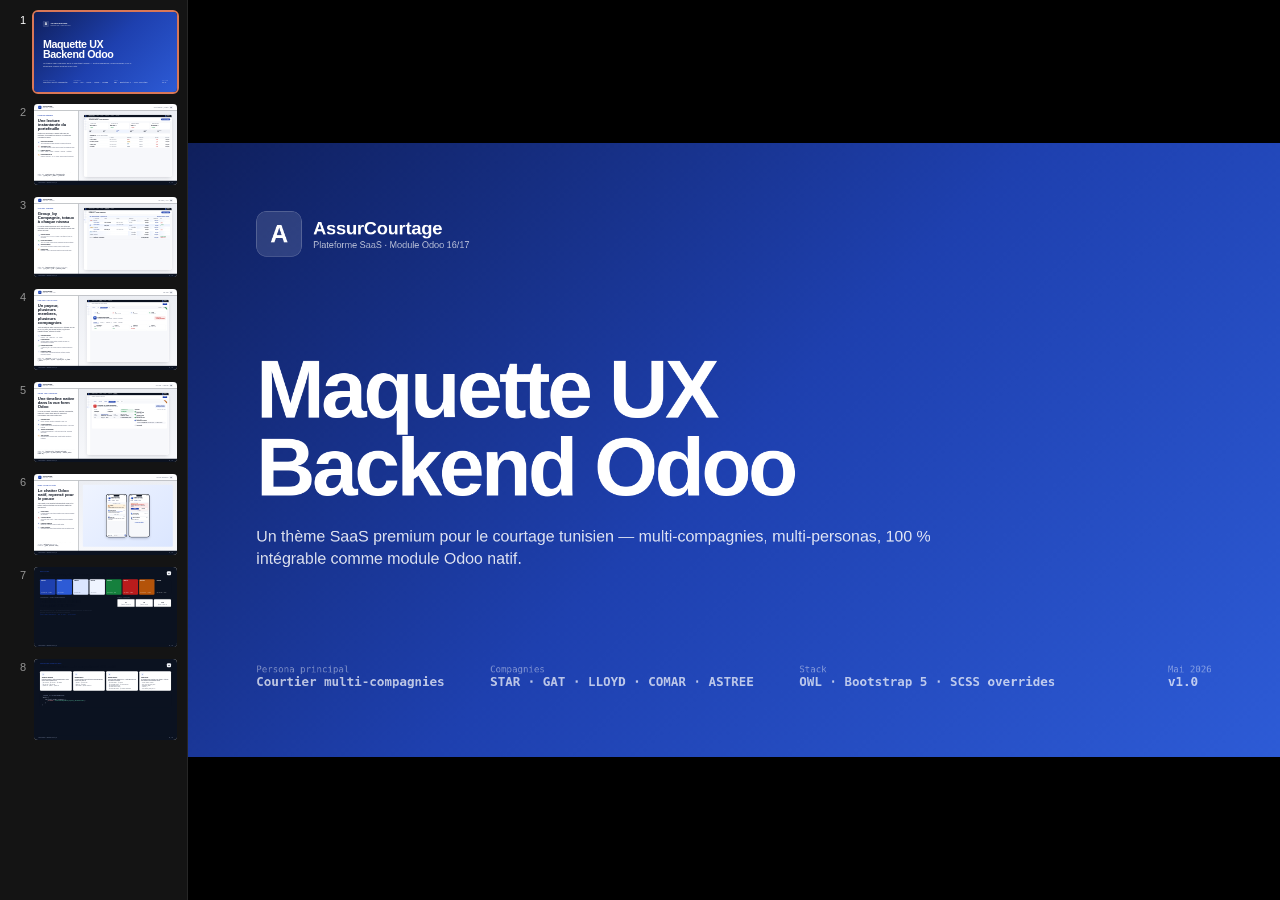
<file: insurance_broker/deck.html>
<!doctype html>
<html lang="fr">
<head>
<meta charset="utf-8" />
<title>AssurCourtage — Deck</title>
<meta name="viewport" content="width=device-width,initial-scale=1" />

<style>
  :root {
    --ac-blue-50:  #EFF4FF; --ac-blue-100: #DBE6FF; --ac-blue-200: #B6CCFF;
    --ac-blue-500: #2D5BD6; --ac-blue-600: #1E40AF; --ac-blue-700: #1A3691; --ac-blue-900: #0F1F5C;
    --ac-ink-900: #0B1220; --ac-ink-700: #2A3245; --ac-ink-500: #5A6276;
    --ac-ink-300: #A4ABBC; --ac-ink-100: #E5E8EF; --ac-ink-50: #F0F2F7;
    --ac-paper: #F7F8FB; --ac-white: #FFFFFF;
    --ac-success: #15803D; --ac-success-bg: #E6F4EC;
    --ac-danger: #B91C1C; --ac-danger-bg: #FCEAEA;
    --ac-warning: #B45309; --ac-warning-bg: #FEF1DC;
    --font-sans: 'Inter', -apple-system, 'Segoe UI', Roboto, sans-serif;
    --font-mono: 'JetBrains Mono', 'SFMono-Regular', Consolas, monospace;
  }
  html, body { margin: 0; padding: 0; background: #0B1220; font-family: var(--font-sans); color: var(--ac-ink-900); }
  * { box-sizing: border-box; -webkit-print-color-adjust: exact !important; print-color-adjust: exact !important; }

  /* Slide canvas — 1920 × 1080 */
  deck-stage > section {
    width: 1920px; height: 1080px;
    background: var(--ac-paper);
    position: relative; overflow: hidden;
    font-family: var(--font-sans);
    color: var(--ac-ink-900);
  }

  /* ── Header / Footer ── */
  .slide_header {
    position: absolute; top: 0; left: 0; right: 0; height: 88px;
    display: flex; align-items: center; padding: 0 56px;
    background: var(--ac-white);
    border-bottom: 1px solid var(--ac-ink-100);
    gap: 16px; z-index: 10;
  }
  .slide_header .brand {
    width: 44px; height: 44px; border-radius: 10px;
    background: linear-gradient(135deg, var(--ac-blue-500), var(--ac-blue-700));
    color: #fff; display: grid; place-items: center;
    font-weight: 800; font-size: 22px; letter-spacing: -.02em;
  }
  .slide_header .brand_text { font-weight: 600; font-size: 18px; }
  .slide_header .brand_text .s { display: block; font-size: 11px; color: var(--ac-ink-500); font-weight: 500; font-family: var(--font-mono); }
  .slide_header .spacer { flex: 1; }
  .slide_header .section_label { font-size: 14px; color: var(--ac-ink-500); font-family: var(--font-mono); letter-spacing: .04em; text-transform: uppercase; }
  .slide_header .slide_num {
    width: 44px; height: 44px; border-radius: 10px;
    background: var(--ac-ink-50); display: grid; place-items: center;
    font-weight: 700; font-size: 16px; font-variant-numeric: tabular-nums;
  }
  .slide_footer {
    position: absolute; bottom: 0; left: 0; right: 0; height: 48px;
    display: flex; align-items: center; padding: 0 56px;
    background: var(--ac-ink-900); color: #94A1BF;
    font-size: 12px; font-family: var(--font-mono);
    justify-content: space-between; z-index: 10;
  }

  /* ── Two-column body ── */
  .slide_body {
    position: absolute; top: 88px; bottom: 48px; left: 0; right: 0;
    display: grid; grid-template-columns: 600px 1fr;
  }
  .commentary {
    padding: 60px 52px; display: flex; flex-direction: column; gap: 24px;
    border-right: 1px solid var(--ac-ink-100); background: var(--ac-white);
  }
  .commentary .eyebrow {
    font-size: 13px; text-transform: uppercase; letter-spacing: .1em;
    font-weight: 700; color: var(--ac-blue-600);
  }
  .commentary h1 {
    margin: 0; font-size: 56px; font-weight: 700; letter-spacing: -.02em; line-height: 1.05;
  }
  .commentary .lede {
    font-size: 18px; color: var(--ac-ink-700); line-height: 1.5;
  }
  .commentary .bullets { display: flex; flex-direction: column; gap: 14px; margin-top: 8px; }
  .commentary .bullets .b {
    display: grid; grid-template-columns: 28px 1fr; gap: 12px; align-items: start;
  }
  .commentary .bullets .b .ico {
    width: 28px; height: 28px; border-radius: 8px;
    background: var(--ac-blue-50); color: var(--ac-blue-700);
    display: grid; place-items: center; font-weight: 700; font-size: 14px;
  }
  .commentary .bullets .b .ico.success { background: var(--ac-success-bg); color: var(--ac-success); }
  .commentary .bullets .b .ico.danger  { background: var(--ac-danger-bg);  color: var(--ac-danger); }
  .commentary .bullets .b .ico.warning { background: var(--ac-warning-bg); color: var(--ac-warning); }
  .commentary .bullets .b .txt {
    font-size: 15px; color: var(--ac-ink-900); line-height: 1.45;
  }
  .commentary .bullets .b .txt strong { font-weight: 600; }
  .commentary .bullets .b .txt .sub { display: block; font-size: 13px; color: var(--ac-ink-500); margin-top: 2px; }
  .commentary .meta {
    margin-top: auto; padding-top: 16px;
    border-top: 1px dashed var(--ac-ink-100);
    font-family: var(--font-mono); font-size: 12px; color: var(--ac-ink-500);
    display: flex; flex-direction: column; gap: 4px;
  }
  .commentary .meta b { color: var(--ac-ink-700); font-weight: 600; }

  /* ── Right-side stage with stylized preview ── */
  .stage {
    position: relative; overflow: hidden;
    background: linear-gradient(180deg, #ECEEF3, #F7F8FB);
    padding: 56px;
    display: flex; align-items: center; justify-content: center;
  }
  .stage::before {
    content: ''; position: absolute; inset: 0;
    background-image:
      linear-gradient(rgba(11,18,32,.025) 1px, transparent 1px),
      linear-gradient(90deg, rgba(11,18,32,.025) 1px, transparent 1px);
    background-size: 24px 24px; pointer-events: none;
  }
  .preview {
    width: 100%; height: 100%;
    max-width: 1180px; max-height: 880px;
    background: var(--ac-white);
    border-radius: 18px;
    box-shadow: 0 28px 56px -16px rgba(11,18,32,.18), 0 8px 16px -8px rgba(11,18,32,.08);
    position: relative; overflow: hidden;
    display: flex; flex-direction: column;
  }

  /* Mini-chrome shared across previews */
  .mini_nav {
    height: 36px; background: var(--ac-ink-900); display: flex; align-items: center;
    padding: 0 16px; gap: 10px; color: #fff; font-size: 12px; flex: 0 0 36px;
  }
  .mini_nav .b {
    width: 18px; height: 18px; border-radius: 5px;
    background: linear-gradient(135deg, var(--ac-blue-500), var(--ac-blue-700));
    display: grid; place-items: center; font-weight: 800; font-size: 10px;
  }
  .mini_nav .links { display: flex; gap: 4px; flex: 1; margin-left: 10px; }
  .mini_nav .links span { padding: 4px 10px; font-size: 11px; color: rgba(255,255,255,.7); border-radius: 4px; }
  .mini_nav .links span.active { background: rgba(255,255,255,.1); color: #fff; }
  .mini_nav .av {
    background: rgba(255,255,255,.08); padding: 3px 8px 3px 3px; border-radius: 999px;
    display: flex; gap: 6px; align-items: center; font-size: 11px;
  }
  .mini_nav .av .a {
    width: 18px; height: 18px; border-radius: 50%; background: var(--ac-blue-500);
    display: grid; place-items: center; font-size: 9px; font-weight: 600;
  }
  .mini_body { flex: 1; display: flex; min-height: 0; }
  .mini_side {
    width: 44px; background: var(--ac-white); border-right: 1px solid var(--ac-ink-100);
    display: flex; flex-direction: column; gap: 6px; padding: 8px 0; flex: 0 0 44px;
  }
  .mini_side .i {
    width: 28px; height: 28px; margin: 0 8px; border-radius: 6px;
    background: var(--ac-ink-50);
  }
  .mini_side .i.on { background: var(--ac-blue-50); position: relative; }
  .mini_side .i.on::before {
    content: ''; position: absolute; left: -8px; top: 4px; bottom: 4px;
    width: 3px; background: var(--ac-blue-600); border-radius: 0 2px 2px 0;
  }
  .mini_main { flex: 1; padding: 18px 22px; overflow: hidden; background: var(--ac-paper); }
  .mini_cp {
    background: var(--ac-white); margin: -18px -22px 18px; padding: 12px 22px;
    border-bottom: 1px solid var(--ac-ink-100);
    display: flex; justify-content: space-between; align-items: center;
  }
  .mini_cp .bc { font-size: 11px; color: var(--ac-ink-500); }
  .mini_cp .bc strong { color: var(--ac-ink-900); display: block; font-size: 14px; font-weight: 600; margin-top: 2px; }
  .mini_cp .pill {
    background: var(--ac-blue-600); color: #fff; padding: 5px 11px;
    border-radius: 6px; font-size: 11px; font-weight: 500;
  }

  /* KPI tile preview */
  .kpi_row { display: grid; grid-template-columns: repeat(4, 1fr); gap: 10px; margin-bottom: 14px; }
  .mini_kpi {
    background: var(--ac-white); border-radius: 12px;
    padding: 12px; box-shadow: 0 2px 6px rgba(11,18,32,.04);
  }
  .mini_kpi .lbl {
    font-size: 9px; text-transform: uppercase; letter-spacing: .06em; font-weight: 700;
    color: var(--ac-ink-500); display: flex; align-items: center; gap: 5px;
  }
  .mini_kpi .lbl .d { width: 5px; height: 5px; border-radius: 50%; background: var(--ac-blue-600); }
  .mini_kpi.success .lbl .d { background: var(--ac-success); }
  .mini_kpi.danger .lbl .d  { background: var(--ac-danger); }
  .mini_kpi.warning .lbl .d { background: var(--ac-warning); }
  .mini_kpi .v {
    font-size: 22px; font-weight: 700; letter-spacing: -.02em; margin-top: 4px;
    font-variant-numeric: tabular-nums;
  }
  .mini_kpi .v .u { font-size: 11px; font-weight: 500; color: var(--ac-ink-500); }
  .mini_kpi .dl {
    display: inline-block; font-size: 10px; font-weight: 700;
    padding: 1px 5px; border-radius: 3px; margin-top: 4px;
  }
  .mini_kpi .dl.up   { color: var(--ac-success); background: var(--ac-success-bg); }
  .mini_kpi .dl.down { color: var(--ac-danger);  background: var(--ac-danger-bg); }

  /* Pipeline */
  .mini_pipe { display: flex; height: 38px; margin: 0 0 14px; }
  .mini_pipe .s {
    flex: 1; background: var(--ac-ink-50); border-right: 2px solid var(--ac-paper);
    padding: 5px 8px; font-size: 10px;
    color: var(--ac-ink-500);
  }
  .mini_pipe .s strong { display: block; color: var(--ac-ink-900); font-size: 14px; font-weight: 700; margin-top: 1px; font-variant-numeric: tabular-nums; }
  .mini_pipe .s:first-child { border-radius: 4px 0 0 4px; }
  .mini_pipe .s:last-child { border-radius: 0 4px 4px 0; border-right: none; }
  .mini_pipe .s.active { background: var(--ac-blue-50); color: var(--ac-blue-700); }
  .mini_pipe .s.active strong { color: var(--ac-blue-700); }

  /* Mini table */
  .mini_t {
    background: var(--ac-white); border-radius: 12px; overflow: hidden;
    box-shadow: 0 2px 6px rgba(11,18,32,.04);
  }
  .mini_t .head {
    display: flex; justify-content: space-between; align-items: center;
    padding: 10px 14px; border-bottom: 1px solid var(--ac-ink-100);
    font-size: 13px; font-weight: 600;
  }
  .mini_t .head .sub { font-size: 11px; color: var(--ac-ink-500); font-weight: 500; margin-left: 6px; }
  .mini_t table { width: 100%; border-collapse: collapse; font-size: 11px; font-variant-numeric: tabular-nums; }
  .mini_t th {
    background: var(--ac-paper); text-align: left; padding: 7px 14px;
    font-size: 9px; text-transform: uppercase; letter-spacing: .05em; font-weight: 700;
    color: var(--ac-ink-500); border-bottom: 1px solid var(--ac-ink-100);
  }
  .mini_t td {
    padding: 8px 14px; border-bottom: 1px solid var(--ac-ink-100);
  }
  .mini_t tr:last-child td { border-bottom: none; }
  .mini_t td.r { text-align: right; font-weight: 600; }
  .mini_t .cie {
    display: inline-block; padding: 2px 6px; border-radius: 3px;
    font-size: 9px; font-weight: 700;
  }
  .mini_t .cie.star  { background: #FCEAEC; color: #8B0E22; }
  .mini_t .cie.comar { background: #FEF3D6; color: #92560A; }
  .mini_t .cie.gat   { background: #E3F0FA; color: #034F87; }
  .mini_t .cie.lloyd { background: #EDEFF3; color: #1F2937; }
  .mini_t .bdg {
    display: inline-flex; gap: 4px; align-items: center;
    padding: 2px 7px; border-radius: 999px; font-size: 9px; font-weight: 700;
  }
  .mini_t .bdg .d { width: 5px; height: 5px; border-radius: 50%; }
  .mini_t .bdg.paid   { color: var(--ac-success); background: var(--ac-success-bg); }
  .mini_t .bdg.unpaid { color: var(--ac-danger);  background: var(--ac-danger-bg); }
  .mini_t .bdg.pending{ color: var(--ac-warning); background: var(--ac-warning-bg); }
  .mini_t .bdg.paid .d   { background: var(--ac-success); }
  .mini_t .bdg.unpaid .d { background: var(--ac-danger); }
  .mini_t .bdg.pending .d{ background: var(--ac-warning); }

  /* Quittances: group rows + totals */
  .mini_t tr.grp td {
    background: linear-gradient(to right, var(--ac-blue-50), transparent 60%);
    font-weight: 700;
  }
  .mini_t tfoot td {
    background: var(--ac-paper); border-top: 2px solid var(--ac-ink-100);
    padding: 11px 14px; font-weight: 700;
  }
  .mini_t tfoot .lbl-x { color: var(--ac-ink-500); font-weight: 600; font-size: 9px; text-transform: uppercase; letter-spacing: .05em; margin-right: 8px; }

  /* Form preview */
  .mini_statusbar {
    background: var(--ac-paper); padding: 10px 16px; display: flex; justify-content: space-between;
    border-bottom: 1px solid var(--ac-ink-100); margin: -18px -22px 0;
  }
  .mini_statusbar .stages { display: flex; }
  .mini_statusbar .st {
    position: relative; padding: 4px 14px 4px 18px;
    font-size: 10px; font-weight: 500;
    background: var(--ac-white); color: var(--ac-ink-500);
    border-top: 1px solid var(--ac-ink-100); border-bottom: 1px solid var(--ac-ink-100);
  }
  .mini_statusbar .st:first-child { border-left: 1px solid var(--ac-ink-100); border-radius: 4px 0 0 4px; padding-left: 10px; }
  .mini_statusbar .st:last-child { border-right: 1px solid var(--ac-ink-100); border-radius: 0 4px 4px 0; padding-right: 10px; }
  .mini_statusbar .st::after {
    content: ''; position: absolute; right: -6px; top: 50%;
    width: 10px; height: 10px; transform: translateY(-50%) rotate(45deg);
    background: var(--ac-white); border-top: 1px solid var(--ac-ink-100); border-right: 1px solid var(--ac-ink-100);
    z-index: 1;
  }
  .mini_statusbar .st:last-child::after { display: none; }
  .mini_statusbar .st.done { color: var(--ac-blue-700); }
  .mini_statusbar .st.on { background: var(--ac-blue-600); color: #fff; border-color: var(--ac-blue-600); }
  .mini_statusbar .st.on::after { background: var(--ac-blue-600); border-color: var(--ac-blue-600); }
  .mini_statusbar .ribbon {
    position: absolute; right: -14px; top: 4px;
    background: var(--ac-success); color: #fff; font-size: 9px; font-weight: 700;
    padding: 2px 20px; transform: rotate(45deg); letter-spacing: .06em;
  }

  .mini_smarts {
    display: grid; grid-template-columns: repeat(4, 1fr); gap: 8px;
    padding: 18px 0;
  }
  .mini_smart {
    background: var(--ac-white); border: 1px solid var(--ac-ink-100);
    border-radius: 10px; padding: 8px 10px;
    display: flex; gap: 8px; align-items: center;
  }
  .mini_smart .icn {
    width: 26px; height: 26px; border-radius: 6px;
    background: var(--ac-blue-50); color: var(--ac-blue-700);
    display: grid; place-items: center; font-size: 12px; font-weight: 700;
  }
  .mini_smart.danger .icn { background: var(--ac-danger-bg); color: var(--ac-danger); }
  .mini_smart.success .icn { background: var(--ac-success-bg); color: var(--ac-success); }
  .mini_smart .v { font-size: 14px; font-weight: 700; line-height: 1; }
  .mini_smart .l { font-size: 9px; color: var(--ac-ink-500); margin-top: 2px; }

  .mini_form_title {
    display: flex; align-items: flex-start; gap: 14px;
    padding-top: 4px;
  }
  .mini_form_title .av {
    width: 44px; height: 44px; border-radius: 11px;
    background: linear-gradient(135deg, var(--ac-blue-500), var(--ac-blue-700));
    color: #fff; display: grid; place-items: center;
    font-weight: 800; font-size: 14px;
  }
  .mini_form_title .ttl { flex: 1; }
  .mini_form_title .ttl h2 { margin: 0; font-size: 18px; font-weight: 700; letter-spacing: -.01em; }
  .mini_form_title .ttl .s { font-size: 11px; color: var(--ac-ink-500); margin-top: 2px; }
  .mini_form_title .bal {
    background: var(--ac-danger-bg); border: 1px solid #F3C7C7; padding: 8px 14px;
    border-radius: 10px;
  }
  .mini_form_title .bal .l { font-size: 9px; text-transform: uppercase; letter-spacing: .06em; font-weight: 700; color: var(--ac-danger); }
  .mini_form_title .bal .v { font-size: 17px; font-weight: 700; color: var(--ac-danger); font-variant-numeric: tabular-nums; letter-spacing: -.01em; }

  .mini_notebook {
    display: flex; gap: 14px; padding: 12px 0 0;
    border-top: 1px solid var(--ac-ink-100); margin-top: 14px;
  }
  .mini_notebook .tab { font-size: 11px; color: var(--ac-ink-500); padding: 6px 4px; font-weight: 500; }
  .mini_notebook .tab.on { color: var(--ac-blue-700); border-bottom: 2px solid var(--ac-blue-600); padding-bottom: 4px; font-weight: 600; }
  .mini_members { display: grid; grid-template-columns: repeat(4, 1fr); gap: 8px; margin-top: 12px; }
  .mini_member {
    background: var(--ac-white); border: 1px solid var(--ac-ink-100);
    border-radius: 8px; padding: 10px;
  }
  .mini_member .top { display: flex; gap: 8px; align-items: center; margin-bottom: 6px; }
  .mini_member .av {
    width: 24px; height: 24px; border-radius: 50%;
    background: var(--ac-ink-50); color: var(--ac-ink-700);
    display: grid; place-items: center; font-size: 9px; font-weight: 700;
  }
  .mini_member .nm { font-weight: 600; font-size: 11px; }
  .mini_member .rl { font-size: 9px; color: var(--ac-ink-500); }
  .mini_member .bdg {
    display: inline-block; padding: 1px 6px; border-radius: 999px;
    font-size: 8px; font-weight: 700; margin-top: 4px;
  }
  .mini_member .bdg.paid   { color: var(--ac-success); background: var(--ac-success-bg); }
  .mini_member .bdg.unpaid { color: var(--ac-danger);  background: var(--ac-danger-bg); }

  /* Sinistre timeline */
  .mini_timeline { padding: 4px 0 0 24px; position: relative; }
  .mini_timeline::before {
    content: ''; position: absolute; left: 7px; top: 6px; bottom: 6px;
    width: 2px; background: var(--ac-ink-100);
  }
  .mini_tl_e { position: relative; padding: 0 0 14px; }
  .mini_tl_e:last-child { padding-bottom: 0; }
  .mini_tl_e .dot {
    position: absolute; left: -24px; top: 2px;
    width: 16px; height: 16px; border-radius: 50%;
    background: var(--ac-white); border: 2px solid var(--ac-ink-300);
    display: grid; place-items: center;
    color: var(--ac-ink-500); font-size: 8px;
  }
  .mini_tl_e.done .dot { background: var(--ac-success); border-color: var(--ac-success); color: #fff; }
  .mini_tl_e.on .dot { background: var(--ac-blue-600); border-color: var(--ac-blue-600); color: #fff; box-shadow: 0 0 0 3px var(--ac-blue-100); }
  .mini_tl_e .w { font-size: 9px; color: var(--ac-ink-500); font-family: var(--font-mono); }
  .mini_tl_e .t { font-size: 12px; font-weight: 700; margin-top: 1px; }
  .mini_tl_e .b {
    font-size: 11px; color: var(--ac-ink-700); margin-top: 4px;
    background: var(--ac-paper); padding: 6px 9px; border-radius: 6px;
  }
  .mini_tl_e .b .amt { font-weight: 700; color: var(--ac-ink-900); }

  .mini_sin_split { display: grid; grid-template-columns: 1.3fr 1fr; gap: 14px; padding: 14px 0; }
  .mini_sin_left .amt_row { display: grid; grid-template-columns: 1fr 1fr 1fr; gap: 8px; margin-bottom: 12px; }
  .mini_sin_left .amt {
    background: var(--ac-white); border: 1px solid var(--ac-ink-100);
    border-radius: 8px; padding: 9px 10px;
  }
  .mini_sin_left .amt.s {
    background: var(--ac-success-bg); border-color: #C4E6CF;
  }
  .mini_sin_left .amt .l {
    font-size: 8px; text-transform: uppercase; letter-spacing: .05em; font-weight: 700;
    color: var(--ac-ink-500);
  }
  .mini_sin_left .amt.s .l { color: var(--ac-success); }
  .mini_sin_left .amt .v {
    font-size: 15px; font-weight: 700; font-variant-numeric: tabular-nums; margin-top: 2px;
  }
  .mini_sin_left .amt.s .v { color: var(--ac-success); }
  .mini_sin_left .fields {
    background: var(--ac-paper); padding: 12px 14px; border-radius: 8px;
    display: grid; grid-template-columns: 80px 1fr 80px 1fr; gap: 4px 10px;
    align-items: baseline; font-size: 10px;
  }
  .mini_sin_left .fields label { color: var(--ac-ink-500); }
  .mini_sin_left .fields .v { font-weight: 600; font-size: 11px; }

  /* Mobile phones */
  .mini_phones {
    display: flex; gap: 24px; justify-content: center; padding: 24px;
    background: linear-gradient(135deg, #EFF4FF, #DBE6FF); border-radius: 14px;
    width: 100%; height: 100%;
    align-items: center;
  }
  .mini_phone {
    width: 280px; height: 580px; background: #0B1220;
    border-radius: 34px; padding: 6px; box-shadow: 0 16px 40px -8px rgba(11,18,32,.3);
    flex-shrink: 0; position: relative;
  }
  .mini_phone .notch {
    position: absolute; left: 50%; top: 12px; transform: translateX(-50%);
    width: 80px; height: 20px; border-radius: 10px; background: #0B1220; z-index: 2;
  }
  .mini_phone .screen {
    width: 100%; height: 100%; background: var(--ac-white);
    border-radius: 28px; overflow: hidden;
    display: flex; flex-direction: column;
  }
  .mini_phone .sb {
    height: 30px; flex: 0 0 30px;
    display: flex; justify-content: space-between; align-items: center;
    padding: 10px 18px 4px;
    font-size: 11px; font-weight: 700;
  }
  .mini_phone .hd {
    display: flex; gap: 8px; align-items: center;
    padding: 4px 12px 10px; border-bottom: 1px solid var(--ac-ink-100);
  }
  .mini_phone .hd .av {
    width: 28px; height: 28px; border-radius: 50%;
    background: linear-gradient(135deg, var(--ac-blue-500), var(--ac-blue-700));
    color: #fff; display: grid; place-items: center; font-weight: 700; font-size: 10px;
  }
  .mini_phone .hd .nm { font-size: 13px; font-weight: 700; }
  .mini_phone .hd .s  { font-size: 9px; color: var(--ac-ink-500); }
  .mini_phone .tabs {
    display: flex; padding: 0 12px; border-bottom: 1px solid var(--ac-ink-100);
    gap: 4px;
  }
  .mini_phone .tabs .tb {
    padding: 8px 6px; font-size: 10px; color: var(--ac-ink-500); font-weight: 600;
  }
  .mini_phone .tabs .tb.on { color: var(--ac-blue-700); border-bottom: 2px solid var(--ac-blue-600); }
  .mini_phone .feed { flex: 1; overflow: hidden; padding: 10px 12px; background: var(--ac-paper); }
  .mini_phone .msg {
    background: var(--ac-white); border: 1px solid var(--ac-ink-100);
    border-radius: 10px; padding: 8px 10px; margin-bottom: 8px;
  }
  .mini_phone .msg.warn { background: var(--ac-warning-bg); border-color: #F5D8A6; }
  .mini_phone .msg.danger {
    background: var(--ac-danger-bg); border-color: #F3C7C7;
  }
  .mini_phone .msg.danger .ttl { color: var(--ac-danger); font-weight: 700; font-size: 11px; }
  .mini_phone .msg .head {
    display: flex; align-items: center; gap: 6px; margin-bottom: 3px;
  }
  .mini_phone .msg .head .av {
    width: 18px; height: 18px; border-radius: 50%;
    background: var(--ac-blue-500); color: #fff;
    display: grid; place-items: center; font-size: 8px; font-weight: 700;
  }
  .mini_phone .msg .head .nm { font-size: 10px; font-weight: 700; }
  .mini_phone .msg .head .tm { font-size: 8px; color: var(--ac-ink-500); margin-left: auto; }
  .mini_phone .msg .bd { font-size: 10px; color: var(--ac-ink-700); line-height: 1.4; }
  .mini_phone .day {
    text-align: center; font-size: 8px; font-weight: 700; letter-spacing: .08em; text-transform: uppercase;
    color: var(--ac-ink-500); margin: 4px 0 8px;
  }
  .mini_phone .composer {
    border-top: 1px solid var(--ac-ink-100); padding: 8px 12px;
    display: flex; gap: 6px; align-items: center; background: var(--ac-white);
  }
  .mini_phone .composer input {
    flex: 1; height: 26px; border-radius: 999px; border: 1px solid var(--ac-ink-100);
    background: var(--ac-paper); padding: 0 10px; font-size: 10px; font-family: inherit; outline: none;
  }
  .mini_phone .composer .snd {
    width: 26px; height: 26px; border-radius: 50%;
    background: var(--ac-blue-600); color: #fff;
    display: grid; place-items: center; font-size: 12px;
  }

  /* ── Cover slide ── */
  .slide_cover {
    background: linear-gradient(135deg, #0F1F5C 0%, #1E40AF 50%, #2D5BD6 100%) !important;
    color: #fff !important;
    padding: 120px 120px;
    display: flex; flex-direction: column; justify-content: space-between;
  }
  .slide_cover .brand {
    display: flex; align-items: center; gap: 20px;
  }
  .slide_cover .brand .mono {
    width: 80px; height: 80px; border-radius: 18px;
    background: rgba(255,255,255,.12);
    color: #fff; display: grid; place-items: center;
    font-weight: 800; font-size: 44px; letter-spacing: -.02em;
    border: 1px solid rgba(255,255,255,.2);
  }
  .slide_cover .brand .name { font-size: 32px; font-weight: 700; letter-spacing: -.01em; }
  .slide_cover .brand .sub { font-size: 16px; opacity: .7; margin-top: 2px; }
  .slide_cover h1 {
    margin: 0; font-size: 144px; font-weight: 700; letter-spacing: -.04em; line-height: .95;
  }
  .slide_cover .lede {
    font-size: 28px; line-height: 1.4; max-width: 1300px; opacity: .85;
    margin-top: 32px;
  }
  .slide_cover .meta_row {
    display: flex; gap: 80px; align-items: flex-end;
    font-family: var(--font-mono); font-size: 16px; opacity: .7;
  }
  .slide_cover .meta_row .v { font-size: 22px; font-weight: 600; color: #fff; opacity: 1; display: block; }

  /* ── Tokens & Arch slides ── */
  .tokens_slide, .arch_slide {
    padding: 56px 80px 80px;
    display: flex; flex-direction: column; gap: 30px;
  }
  .tokens_slide h2, .arch_slide h2 {
    font-size: 48px; margin: 0; font-weight: 700; letter-spacing: -.02em;
  }
  .tokens_slide .head_row {
    display: flex; align-items: flex-start; gap: 16px;
  }
  .tokens_slide .head_row .col_text { flex: 1; }
  .tokens_slide .head_row .eyebrow {
    font-size: 13px; text-transform: uppercase; letter-spacing: .1em;
    font-weight: 700; color: var(--ac-blue-600); margin-bottom: 8px;
  }
  .tokens_slide .head_row .slide_num {
    width: 56px; height: 56px; border-radius: 14px;
    background: var(--ac-ink-50); display: grid; place-items: center;
    font-weight: 700; font-size: 22px; font-variant-numeric: tabular-nums;
  }
  .tokens_slide .swatch_row { display: grid; grid-template-columns: repeat(8, 1fr); gap: 14px; }
  .tokens_slide .swatch {
    border-radius: 14px; padding: 16px; aspect-ratio: 1;
    display: flex; flex-direction: column; justify-content: space-between;
    color: #fff;
  }
  .tokens_slide .swatch .hex { font-family: var(--font-mono); font-size: 14px; font-weight: 700; }
  .tokens_slide .swatch .name { font-family: var(--font-mono); font-size: 11px; opacity: .85; }
  .tokens_slide .swatch.light { color: var(--ac-ink-900); border: 1px solid var(--ac-ink-100); }
  .tokens_slide .swatch.light .name { opacity: .6; }

  .tokens_slide .grid2 { display: grid; grid-template-columns: 1.4fr 1fr; gap: 32px; }
  .tokens_slide .typo_block .label, .tokens_slide .right_block .label {
    font-size: 14px; text-transform: uppercase; letter-spacing: .06em;
    color: var(--ac-ink-500); font-weight: 700; margin-bottom: 14px;
  }
  .tokens_slide .typo_block .display { font-size: 64px; font-weight: 700; letter-spacing: -.02em; line-height: 1; }
  .tokens_slide .typo_block .h1 { font-size: 36px; font-weight: 700; letter-spacing: -.015em; margin-top: 14px; }
  .tokens_slide .typo_block .body { font-size: 18px; margin-top: 14px; line-height: 1.5; color: var(--ac-ink-700); max-width: 700px; }
  .tokens_slide .typo_block .mono { font-family: var(--font-mono); font-size: 16px; color: var(--ac-blue-700); margin-top: 8px; }

  .radius_grid { display: grid; grid-template-columns: 1fr 1fr 1fr; gap: 14px; }
  .radius_card {
    background: var(--ac-white); border: 1px solid var(--ac-ink-100);
    padding: 22px; display: flex; flex-direction: column; gap: 6px;
    justify-content: center; align-items: center;
  }
  .radius_card .r { font-size: 32px; font-weight: 700; }
  .radius_card .n { font-family: var(--font-mono); font-size: 12px; color: var(--ac-ink-500); }

  .arch_slide .stack {
    display: grid; grid-template-columns: repeat(4, 1fr); gap: 18px;
  }
  .arch_slide .layer {
    background: var(--ac-white); border-radius: 14px;
    padding: 24px; box-shadow: 0 4px 12px -2px rgba(11,18,32,.06);
    display: flex; flex-direction: column; gap: 10px;
  }
  .arch_slide .layer .num {
    width: 36px; height: 36px; border-radius: 10px;
    background: var(--ac-blue-50); color: var(--ac-blue-700);
    display: grid; place-items: center; font-weight: 700; font-size: 16px;
  }
  .arch_slide .layer h3 { margin: 0; font-size: 21px; font-weight: 700; letter-spacing: -.01em; }
  .arch_slide .layer .desc { font-size: 13px; color: var(--ac-ink-700); line-height: 1.5; }
  .arch_slide .layer ul {
    margin: 0; padding: 0; list-style: none;
    display: flex; flex-direction: column; gap: 5px;
    font-family: var(--font-mono); font-size: 11px; color: var(--ac-ink-700);
  }
  .arch_slide .layer ul li::before { content: '· '; color: var(--ac-blue-500); font-weight: 700; }

  .arch_slide .codeblock {
    padding: 24px 32px; background: var(--ac-ink-900); border-radius: 14px;
    color: #C8D0E4; font-family: var(--font-mono); font-size: 14px; line-height: 1.7;
  }
  .arch_slide .codeblock .label {
    color: #94A1BF; font-size: 11px; font-weight: 700;
    text-transform: uppercase; letter-spacing: .08em;
    margin-bottom: 8px; font-family: var(--font-sans);
  }
  .arch_slide .codeblock .red { color: #FCA5A5; }
  .arch_slide .codeblock .green { color: #6EE7B7; }
</style>

<script src="deck-stage.js"></script>

<script type="application/json" id="speaker-notes">
[
  "Bienvenue. Cette maquette présente AssurCourtage — une plateforme SaaS de courtage en assurance bâtie comme un thème backend Odoo 16/17. Trois principes : zéro CSS custom (tout passe par les variables SCSS d'Odoo), architecture 100 % native (Control Panel, Smart Buttons, Statusbar, Notebook, Chatter), et un visuel SaaS Premium qui modernise Odoo sans le trahir. On va parcourir six écrans clés puis voir le système de tokens qui les sous-tend.",
  "Le Dashboard Trésorerie est l'écran d'accueil du courtier. Quatre KPIs en haut : solde caisse consolidé toutes compagnies, top impayés au-delà de 30 jours, renouvellements à venir, production du mois. Chaque KPI a une sparkline, un delta de tendance, et un pied de contexte. En dessous, le pipeline horizontal montre le cycle de vie de la quittance — de l'émission au reversement compagnie — avec les compteurs. Le widget Top Impayés est le point d'action principal : tri par retard décroissant, bouton de relance en un clic.",
  "La liste des quittances respecte la convention tree d'Odoo : sticky header, group_by Compagnie avec une ligne de sous-total mise en évidence à chaque rupture, et une ligne de footer de totalisation qui agrège l'ensemble. La barre bleue en haut apparaît dès qu'on coche au moins une ligne, et offre les actions de masse : encaisser, relancer, exporter. Tous les montants sont en dinars tunisiens avec trois décimales et alignement tabular-nums.",
  "La fiche client adopte le pattern Famille / Payeur : un payeur principal (ici Mohamed Ben Salem) avec quatre membres, plusieurs polices réparties sur trois compagnies. La structure est typiquement Odoo : statusbar de cycle de vie en haut, oe_button_box avec huit smart buttons qui pointent chacun vers une action — quittances, sinistres, documents, communications. Le highlight de solde global à droite de l'oe_title rend visible immédiatement l'état financier. Le Notebook organise les détails en six onglets, dont les Membres rendus en cards.",
  "La vue Sinistre combine un formulaire classique et une chronologie latérale. La statusbar gauche montre l'état d'avancement : déclaré, transmis, expertise, indemnisation — phase active en bleu. Trois cartes de montants à droite résument le réclamé, l'expertisé et l'indemnité finale après franchise. La timeline droite documente chaque étape — date, acteur, pièces jointes inline — et reste éditable depuis n'importe quel rôle (courtier, expert, service compagnie).",
  "Le module mobile reprend exactement le chatter Odoo en format téléphone. Trois onglets : Chatter pour le fil de discussion, Activités pour les tâches à faire, Pièces pour les documents. La carte d'alerte rouge sur l'écran de droite — un impayé en retard — montre le pattern : alerte contextuelle + actions inline (appeler, reporter). Composer en bas avec segmented Message / Note interne, calqué sur le chatter desktop.",
  "Tout le visuel cascade depuis ces tokens. Trois familles : le bleu d'assurance comme primary, les statuts paid / unpaid / pending avec leurs versions background, et l'échelle d'encre pour le texte. Trois radius (6 / 8 / 12 px), trois shadows graduées. Côté typo, Inter à 13 px de base — la densité Odoo native — et JetBrains Mono pour les valeurs financières et les identifiants techniques.",
  "Voici comment ça s'intègre dans Odoo. Quatre couches : les tokens SCSS de marque qui définissent la palette et la typo ; les overrides Bootstrap 5 qui propagent automatiquement à tous les composants Bootstrap ; les hooks Odoo natifs (o-brand-primary, o-form-sheet-radius, o-kanban-record-shadow, etc.) qu'Odoo lit pour son propre theming ; et enfin les vues XML écrites en convention pure — pas une seule règle CSS custom à ajouter."
]
</script>
</head>

<body>
  <deck-stage>

    <!-- 1. Cover -->
    <section data-screen-label="01 Couverture" class="slide_cover">
      <div class="brand">
        <div class="mono">A</div>
        <div>
          <div class="name">AssurCourtage</div>
          <div class="sub">Plateforme SaaS · Module Odoo 16/17</div>
        </div>
      </div>
      <div>
        <h1>Maquette UX<br />Backend Odoo</h1>
        <div class="lede">Un thème SaaS premium pour le courtage tunisien — multi-compagnies, multi-personas, 100&nbsp;% intégrable comme module Odoo natif.</div>
      </div>
      <div class="meta_row">
        <div><span style="opacity:.6">Persona principal</span><span class="v">Courtier multi-compagnies</span></div>
        <div><span style="opacity:.6">Compagnies</span><span class="v">STAR · GAT · LLOYD · COMAR · ASTREE</span></div>
        <div><span style="opacity:.6">Stack</span><span class="v">OWL · Bootstrap 5 · SCSS overrides</span></div>
        <div style="margin-left:auto"><span style="opacity:.6">Mai 2026</span><span class="v">v1.0</span></div>
      </div>
    </section>

    <!-- 2. Dashboard -->
    <section data-screen-label="02 Dashboard Trésorerie">
      <div class="slide_header">
        <div class="brand">A</div>
        <div class="brand_text">AssurCourtage<span class="s">Module Odoo · Dashboard</span></div>
        <div class="spacer"></div>
        <div class="section_label">Vue Dashboard / Kanban</div>
        <div class="slide_num">02</div>
      </div>
      <div class="slide_body">
        <div class="commentary">
          <div class="eyebrow">Dashboard Trésorerie</div>
          <h1>Une lecture instantanée du portefeuille</h1>
          <div class="lede">Quatre KPIs hiérarchisés, le pipeline natif Odoo des quittances, et les widgets Top Impayés + Production par compagnie en regard.</div>
          <div class="bullets">
            <div class="b"><div class="ico">€</div><div class="txt"><strong>Solde caisse consolidé</strong><span class="sub">Toutes compagnies réconciliées, sparkline 12 semaines, deltas signés.</span></div></div>
            <div class="b"><div class="ico danger">!</div><div class="txt"><strong>Top Impayés &gt; 30j</strong><span class="sub">Tri par retard décroissant, bouton relance en masse, tags compagnies couleur.</span></div></div>
            <div class="b"><div class="ico success">✓</div><div class="txt"><strong>Pipeline quittance</strong><span class="sub">Émise → Notifiée → Partielle → Encaissée → Reversée → Contentieux.</span></div></div>
            <div class="b"><div class="ico warning">↻</div><div class="txt"><strong>Renouvellements 30j</strong><span class="sub">Kanban à 4 colonnes (7 / 14 / 21 / 30 jours), drag and drop entre échéances.</span></div></div>
          </div>
          <div class="meta">
            <span>Modèle Odoo · <b>account.move.line</b> + <b>insurance.policy</b></span>
            <span>Classes · <b>o_kanban_view · o_widget · o_searchview</b></span>
          </div>
        </div>
        <div class="stage">
          <div class="preview">
            <div class="mini_nav">
              <div class="b">A</div>
              <div class="links">
                <span class="active">Tableau de bord</span><span>Clients</span><span>Polices</span><span>Quittances</span><span>Sinistres</span><span>Reporting</span>
              </div>
              <div class="av"><div class="a">SH</div>Salim H.</div>
            </div>
            <div class="mini_body">
              <div class="mini_side"><div class="i on"></div><div class="i"></div><div class="i"></div><div class="i"></div><div class="i"></div></div>
              <div class="mini_main">
                <div class="mini_cp">
                  <div class="bc">Tableau de bord › Trésorerie<strong>Trésorerie Cabinet — Multi-compagnies</strong></div>
                  <div class="pill">+ Nouvelle quittance</div>
                </div>
                <div class="kpi_row">
                  <div class="mini_kpi"><div class="lbl"><span class="d"></span>Solde caisse</div><div class="v">412 840<span class="u"> TND</span></div><span class="dl up">↑ +6,8 %</span></div>
                  <div class="mini_kpi danger"><div class="lbl"><span class="d"></span>Top Impayés &gt; 30j</div><div class="v">89 640<span class="u"> TND</span></div><span class="dl up">↑ +9,1 %</span></div>
                  <div class="mini_kpi warning"><div class="lbl"><span class="d"></span>Renouvellements</div><div class="v">342<span class="u"> polices</span></div><span class="dl down">↓ −2,4 %</span></div>
                  <div class="mini_kpi success"><div class="lbl"><span class="d"></span>Production MTD</div><div class="v">572 600<span class="u"> TND</span></div><span class="dl up">↑ +14,3 %</span></div>
                </div>
                <div class="mini_pipe">
                  <div class="s">Émise<strong>218</strong></div>
                  <div class="s">Notifiée<strong>174</strong></div>
                  <div class="s active">Partielle<strong>41</strong></div>
                  <div class="s">Encaissée<strong>894</strong></div>
                  <div class="s">Reversée<strong>856</strong></div>
                  <div class="s">Contentieux<strong>19</strong></div>
                </div>
                <div class="mini_t">
                  <div class="head"><span>Top Impayés <span class="sub">&gt; 30 jours · toutes compagnies</span></span></div>
                  <table>
                    <thead><tr><th>Client</th><th>N° Police</th><th>Compagnie</th><th>Échéance</th><th style="text-align:right">Retard</th><th style="text-align:right">Montant</th></tr></thead>
                    <tbody>
                      <tr><td><strong>SARL TEXMODE</strong></td><td style="font-family:var(--font-mono); color:var(--ac-ink-500)">MRH-2023-0871</td><td><span class="cie star">STAR</span></td><td style="color:var(--ac-ink-500)">15/04/26</td><td class="r"><span class="bdg unpaid"><span class="d"></span>30j</span></td><td class="r">4 820,500</td></tr>
                      <tr><td><strong>Ben Salem, Mohamed</strong></td><td style="font-family:var(--font-mono); color:var(--ac-ink-500)">AUTO-2024-0142</td><td><span class="cie comar">COMAR</span></td><td style="color:var(--ac-ink-500)">02/04/26</td><td class="r"><span class="bdg unpaid"><span class="d"></span>43j</span></td><td class="r">1 245,750</td></tr>
                      <tr><td><strong>Trabelsi, Karim</strong></td><td style="font-family:var(--font-mono); color:var(--ac-ink-500)">SAN-2024-0312</td><td><span class="cie gat">GAT</span></td><td style="color:var(--ac-ink-500)">18/03/26</td><td class="r"><span class="bdg unpaid"><span class="d"></span>58j</span></td><td class="r">2 160,000</td></tr>
                      <tr><td><strong>SOCOMENA</strong></td><td style="font-family:var(--font-mono); color:var(--ac-ink-500)">FLT-2023-0044</td><td><span class="cie lloyd">LLOYD</span></td><td style="color:var(--ac-ink-500)">10/03/26</td><td class="r"><span class="bdg unpaid"><span class="d"></span>66j</span></td><td class="r">8 975,250</td></tr>
                    </tbody>
                  </table>
                </div>
              </div>
            </div>
          </div>
        </div>
      </div>
      <div class="slide_footer"><span>AssurCourtage · Maquette Odoo 16/17</span><span>02 / 08</span></div>
    </section>

    <!-- 3. Quittances -->
    <section data-screen-label="03 Liste des Quittances">
      <div class="slide_header">
        <div class="brand">A</div>
        <div class="brand_text">AssurCourtage<span class="s">Module Odoo · Quittances</span></div>
        <div class="spacer"></div>
        <div class="section_label">Vue Tree / List</div>
        <div class="slide_num">03</div>
      </div>
      <div class="slide_body">
        <div class="commentary">
          <div class="eyebrow">Quittances · Tree dense</div>
          <h1>Group_by Compagnie, totaux à chaque niveau</h1>
          <div class="lede">La vue tree d'Odoo poussée au bout : sous-totaux par compagnie, ligne de totalisation finale, sélection multiple avec actions de masse.</div>
          <div class="bullets">
            <div class="b"><div class="ico">⌗</div><div class="txt"><strong>Groupes pliables</strong><span class="sub">STAR / COMAR / GAT / LLOYD / ASTREE — sous-totaux HT, taxes, TTC, commission.</span></div></div>
            <div class="b"><div class="ico success">Σ</div><div class="txt"><strong>Footer de totalisation</strong><span class="sub">Total TTC, encaissé / impayé colorisés, commission cumulée du portefeuille.</span></div></div>
            <div class="b"><div class="ico">☑</div><div class="txt"><strong>Sélection multiple</strong><span class="sub">Barre d'actions contextuelle : encaisser, relancer, exporter, annuler.</span></div></div>
            <div class="b"><div class="ico warning">⏱</div><div class="txt"><strong>Badges d'état</strong><span class="sub">Encaissée · À échoir · Impayée avec compteur de jours de retard inline.</span></div></div>
          </div>
          <div class="meta">
            <span>Modèle Odoo · <b>insurance.receipt</b> (héritage account.move)</span>
            <span>Classes · <b>o_list_view · o_tree · o_optional_columns</b></span>
          </div>
        </div>
        <div class="stage">
          <div class="preview">
            <div class="mini_nav">
              <div class="b">A</div>
              <div class="links"><span>Tableau de bord</span><span>Clients</span><span>Polices</span><span class="active">Quittances</span><span>Sinistres</span></div>
              <div class="av"><div class="a">SH</div>Salim H.</div>
            </div>
            <div class="mini_body">
              <div class="mini_side"><div class="i"></div><div class="i"></div><div class="i"></div><div class="i on"></div><div class="i"></div></div>
              <div class="mini_main">
                <div class="mini_cp">
                  <div class="bc">Quittances › Toutes<strong>Quittances — Toutes compagnies</strong></div>
                  <div class="pill">+ Émettre quittance</div>
                </div>
                <div class="mini_t" style="margin-top: -2px">
                  <div style="background: var(--ac-blue-50); color: var(--ac-blue-700); padding: 6px 14px; font-size: 11px; font-weight: 600; border-bottom: 1px solid var(--ac-blue-100);">
                    <span style="display:inline-block; width:10px; height:10px; background:var(--ac-blue-600); border-radius:2px; margin-right:6px; vertical-align: middle;"></span>
                    1 ligne sélectionnée · 1 145,250 TND TTC
                    <span style="float:right">Encaisser · Relancer · Exporter</span>
                  </div>
                  <table>
                    <thead><tr><th></th><th>N° Quittance</th><th>Client</th><th>Police</th><th>Échéance</th><th style="text-align:right">TTC</th><th style="text-align:right">Commission</th><th>État</th></tr></thead>
                    <tbody>
                      <tr class="grp"><td colspan="4"><span class="cie star">STAR</span> <span style="color:var(--ac-ink-500); font-weight: 500">5 quittances</span></td><td class="r" style="color:var(--ac-ink-500); font-weight: 600">Sous-total</td><td class="r">18 975,750</td><td class="r" style="color:var(--ac-blue-700)">1 897,575</td><td></td></tr>
                      <tr><td></td><td style="font-family:var(--font-mono); color:var(--ac-blue-700); font-weight:600">QT-26-04812</td><td><strong>SARL TEXMODE</strong></td><td style="font-family:var(--font-mono); color:var(--ac-ink-500)">MRH-2023-0871</td><td style="color:var(--ac-ink-500)">15/04/26</td><td class="r">4 820,500</td><td class="r" style="color:var(--ac-blue-700)">482,050</td><td><span class="bdg unpaid"><span class="d"></span>30j</span></td></tr>
                      <tr style="background: var(--ac-blue-50)"><td><span style="display:inline-block; width:10px; height:10px; background:var(--ac-blue-600); border-radius:2px;"></span></td><td style="font-family:var(--font-mono); color:var(--ac-blue-700); font-weight:600">QT-26-04654</td><td><strong>Triki, Walid</strong></td><td style="font-family:var(--font-mono); color:var(--ac-ink-500)">AUTO-2024-0033</td><td style="color:var(--ac-ink-500)">25/05/26</td><td class="r">1 145,250</td><td class="r" style="color:var(--ac-blue-700)">114,525</td><td><span class="bdg paid"><span class="d"></span>Payée</span></td></tr>
                      <tr class="grp"><td colspan="4"><span class="cie comar">COMAR</span> <span style="color:var(--ac-ink-500); font-weight: 500">4 quittances</span></td><td class="r" style="color:var(--ac-ink-500); font-weight: 600">Sous-total</td><td class="r">10 022,000</td><td class="r" style="color:var(--ac-blue-700)">1 002,200</td><td></td></tr>
                      <tr><td></td><td style="font-family:var(--font-mono); color:var(--ac-blue-700); font-weight:600">QT-26-04588</td><td><strong>Ben Salem, M.</strong></td><td style="font-family:var(--font-mono); color:var(--ac-ink-500)">AUTO-2024-0142</td><td style="color:var(--ac-ink-500)">02/04/26</td><td class="r">1 245,750</td><td class="r" style="color:var(--ac-blue-700)">124,575</td><td><span class="bdg unpaid"><span class="d"></span>43j</span></td></tr>
                      <tr class="grp"><td colspan="4"><span class="cie gat">GAT</span> <span style="color:var(--ac-ink-500); font-weight: 500">3 quittances</span></td><td class="r" style="color:var(--ac-ink-500); font-weight: 600">Sous-total</td><td class="r">4 240,500</td><td class="r" style="color:var(--ac-blue-700)">424,050</td><td></td></tr>
                      <tr class="grp"><td colspan="4"><span class="cie lloyd">LLOYD</span> <span style="color:var(--ac-ink-500); font-weight: 500">2 quittances</span></td><td class="r" style="color:var(--ac-ink-500); font-weight: 600">Sous-total</td><td class="r">23 795,250</td><td class="r" style="color:var(--ac-blue-700)">2 379,525</td><td></td></tr>
                    </tbody>
                    <tfoot>
                      <tr><td colspan="5"><span class="lbl-x">TOTAL</span>17 quittances · 5 compagnies</td><td class="r" style="font-size: 13px">57 033,500 TND</td><td class="r" style="color:var(--ac-blue-700)">5 703,350</td><td><span style="font-size:9px; display:block; color:var(--ac-success)">● Encaissé 32 893</span><span style="font-size:9px; color:var(--ac-danger)">● Impayé 24 140</span></td></tr>
                    </tfoot>
                  </table>
                </div>
              </div>
            </div>
          </div>
        </div>
      </div>
      <div class="slide_footer"><span>AssurCourtage · Maquette Odoo 16/17</span><span>03 / 08</span></div>
    </section>

    <!-- 4. Form -->
    <section data-screen-label="04 Fiche Client">
      <div class="slide_header">
        <div class="brand">A</div>
        <div class="brand_text">AssurCourtage<span class="s">Module Odoo · Fiche Client</span></div>
        <div class="spacer"></div>
        <div class="section_label">Vue Form</div>
        <div class="slide_num">04</div>
      </div>
      <div class="slide_body">
        <div class="commentary">
          <div class="eyebrow">Fiche Client · Famille / Payeur</div>
          <h1>Un payeur, plusieurs membres, plusieurs compagnies</h1>
          <div class="lede">Toute l'architecture native d'une vue Form : statusbar de cycle de vie, oe_button_box de smart buttons, oe_title avec highlight financier, notebook et chatter.</div>
          <div class="bullets">
            <div class="b"><div class="ico">≡</div><div class="txt"><strong>Statusbar pipeline</strong><span class="sub">Prospect → Actif → Fidèle 5 ans → VIP → Résilié.</span></div></div>
            <div class="b"><div class="ico">⊞</div><div class="txt"><strong>8 Smart Buttons</strong><span class="sub">Quittances, impayés, polices, sinistres, documents, encaissé YTD, communications, score fidélité.</span></div></div>
            <div class="b"><div class="ico success">⌖</div><div class="txt"><strong>Highlight solde global</strong><span class="sub">À droite de l'oe_title — bleu si à jour, rouge si dû. Visible en premier coup d'œil.</span></div></div>
            <div class="b"><div class="ico">📑</div><div class="txt"><strong>Notebook 6 onglets</strong><span class="sub">Membres (cards), Polices (lignes structurées), Quittances, Sinistres, Documents, Historique.</span></div></div>
          </div>
          <div class="meta">
            <span>Modèle Odoo · <b>res.partner</b> (is_family, is_payer)</span>
            <span>Classes · <b>o_form_view · oe_title · oe_button_box · oe_ribbon · o_chatter</b></span>
          </div>
        </div>
        <div class="stage">
          <div class="preview" style="max-width: 1100px; max-height: 880px">
            <div class="mini_nav">
              <div class="b">A</div>
              <div class="links"><span>Tableau de bord</span><span class="active">Clients</span><span>Polices</span><span>Quittances</span></div>
              <div class="av"><div class="a">SH</div>Salim H.</div>
            </div>
            <div class="mini_body">
              <div class="mini_side"><div class="i"></div><div class="i on"></div><div class="i"></div><div class="i"></div><div class="i"></div></div>
              <div class="mini_main">
                <div class="mini_cp">
                  <div class="bc">Clients › Familles › Ben Salem, Mohamed<strong style="font-size:0; line-height:0">·</strong></div>
                  <div class="pill" style="background:var(--ac-blue-600)">Modifier</div>
                </div>
                <div style="background:var(--ac-white); border-radius:12px; padding: 0; box-shadow: 0 2px 6px rgba(11,18,32,.04); position: relative; overflow: hidden;">
                  <div class="mini_statusbar">
                    <div class="stages">
                      <div class="st done">Prospect</div>
                      <div class="st done">Actif</div>
                      <div class="st on">Fidèle (5+ ans)</div>
                      <div class="st">VIP</div>
                      <div class="st">Résilié</div>
                    </div>
                    <div style="display:flex; gap:6px;">
                      <span style="background:var(--ac-white); border:1px solid var(--ac-ink-100); border-radius:4px; padding:3px 8px; font-size:10px;">Relance</span>
                      <span style="background:var(--ac-white); border:1px solid var(--ac-ink-100); border-radius:4px; padding:3px 8px; font-size:10px;">Promouvoir</span>
                    </div>
                    <div class="ribbon">VIP</div>
                  </div>
                  <div style="padding: 14px 20px;">
                    <div class="mini_smarts">
                      <div class="mini_smart"><div class="icn">📑</div><div><div class="v">47</div><div class="l">Quittances</div></div></div>
                      <div class="mini_smart danger"><div class="icn">!</div><div><div class="v">1</div><div class="l">Impayé · 1 245 TND</div></div></div>
                      <div class="mini_smart"><div class="icn">🛡</div><div><div class="v">5</div><div class="l">Polices actives</div></div></div>
                      <div class="mini_smart success"><div class="icn">€</div><div><div class="v">7 150</div><div class="l">Encaissé YTD</div></div></div>
                    </div>
                    <div class="mini_form_title">
                      <div class="av">BS</div>
                      <div class="ttl">
                        <h2>Famille Ben Salem</h2>
                        <div class="s">Mohamed Ben Salem (payeur principal) · 4 membres · 3 compagnies</div>
                      </div>
                      <div class="bal">
                        <div class="l">Solde global</div>
                        <div class="v">−1 245,750 TND</div>
                      </div>
                    </div>
                    <div class="mini_notebook">
                      <div class="tab on">Membres <span style="background:var(--ac-blue-100); color:var(--ac-blue-700); border-radius:3px; padding:0 5px; font-size:9px; font-weight:700; margin-left:2px">4</span></div>
                      <div class="tab">Polices <span style="background:var(--ac-ink-50); color:var(--ac-ink-500); border-radius:3px; padding:0 5px; font-size:9px; font-weight:700; margin-left:2px">5</span></div>
                      <div class="tab">Quittances <span style="background:var(--ac-ink-50); color:var(--ac-ink-500); border-radius:3px; padding:0 5px; font-size:9px; font-weight:700; margin-left:2px">47</span></div>
                      <div class="tab">Sinistres</div>
                      <div class="tab">Documents</div>
                    </div>
                    <div class="mini_members">
                      <div class="mini_member"><div class="top"><div class="av">MB</div><div><div class="nm">Mohamed B.S.</div><div class="rl">Payeur · 48 ans</div></div></div><span class="bdg paid">À jour</span></div>
                      <div class="mini_member"><div class="top"><div class="av">LB</div><div><div class="nm">Leïla B.S.</div><div class="rl">Conjoint · 45 ans</div></div></div><span class="bdg paid">À jour</span></div>
                      <div class="mini_member"><div class="top"><div class="av">YB</div><div><div class="nm">Yassine B.S.</div><div class="rl">Enfant · 18 ans</div></div></div><span class="bdg unpaid">1 245 TND dû</span></div>
                      <div class="mini_member"><div class="top"><div class="av">SB</div><div><div class="nm">Sarra B.S.</div><div class="rl">Enfant · 14 ans</div></div></div></div>
                    </div>
                  </div>
                </div>
              </div>
            </div>
          </div>
        </div>
      </div>
      <div class="slide_footer"><span>AssurCourtage · Maquette Odoo 16/17</span><span>04 / 08</span></div>
    </section>

    <!-- 5. Sinistre -->
    <section data-screen-label="05 Vue Sinistre">
      <div class="slide_header">
        <div class="brand">A</div>
        <div class="brand_text">AssurCourtage<span class="s">Module Odoo · Sinistre</span></div>
        <div class="spacer"></div>
        <div class="section_label">Vue Form + Timeline</div>
        <div class="slide_num">05</div>
      </div>
      <div class="slide_body">
        <div class="commentary">
          <div class="eyebrow">Sinistre · Form + Chronologie</div>
          <h1>Une timeline native dans la vue form Odoo</h1>
          <div class="lede">Cycle de vie complet : déclaration, expertise, indemnisation, règlement. Chaque étape devient un événement chronologique avec pièces jointes inline.</div>
          <div class="bullets">
            <div class="b"><div class="ico">⇉</div><div class="txt"><strong>Statusbar 6 états</strong><span class="sub">Déclaré · Transmis · Expertise · Indemnisation · Réglé · Clos.</span></div></div>
            <div class="b"><div class="ico">⊞</div><div class="txt"><strong>3 cartes financières</strong><span class="sub">Montant réclamé, expertise, indemnité finale après franchise — code couleur progressif.</span></div></div>
            <div class="b"><div class="ico">⏱</div><div class="txt"><strong>Timeline chronologique</strong><span class="sub">Modèle insurance.claim.event — dots colorés done / active / vide, pièces jointes inline.</span></div></div>
            <div class="b"><div class="ico warning">!</div><div class="txt"><strong>Tags & narratif</strong><span class="sub">Hashtags structurés (#collision-arriere, #constat-conteste) pour filtrer le portefeuille.</span></div></div>
          </div>
          <div class="meta">
            <span>Modèle Odoo · <b>insurance.claim</b> + <b>insurance.claim.event</b></span>
            <span>Classes · <b>o_form_view · oe_ribbon (warning) · timeline (custom widget OWL)</b></span>
          </div>
        </div>
        <div class="stage">
          <div class="preview" style="max-width: 1100px; max-height: 880px">
            <div class="mini_nav">
              <div class="b">A</div>
              <div class="links"><span>Tableau de bord</span><span>Clients</span><span>Polices</span><span>Quittances</span><span class="active">Sinistres</span></div>
              <div class="av"><div class="a">SH</div>Salim H.</div>
            </div>
            <div class="mini_body">
              <div class="mini_side"><div class="i"></div><div class="i"></div><div class="i"></div><div class="i"></div><div class="i on"></div></div>
              <div class="mini_main">
                <div class="mini_cp">
                  <div class="bc">Sinistres › Ouverts › SIN-2026-0421<strong style="font-size:0; line-height:0">·</strong></div>
                  <div class="pill" style="background:var(--ac-blue-600)">Modifier</div>
                </div>
                <div style="background:var(--ac-white); border-radius:12px; box-shadow: 0 2px 6px rgba(11,18,32,.04); position: relative; overflow: hidden;">
                  <div class="mini_statusbar" style="margin: 0;">
                    <div class="stages">
                      <div class="st done">Déclaré</div>
                      <div class="st done">Transmis</div>
                      <div class="st done">Expertise</div>
                      <div class="st on">Indemnisation</div>
                      <div class="st">Réglé</div>
                      <div class="st">Clos</div>
                    </div>
                    <div class="ribbon" style="background:var(--ac-warning)">Attente</div>
                  </div>
                  <div style="padding: 14px 20px;">
                    <div class="mini_form_title" style="padding-top: 0">
                      <div class="av" style="background:linear-gradient(135deg,#F87171,#B91C1C)">🚗</div>
                      <div class="ttl">
                        <h2>Collision Av. Habib Bourguiba</h2>
                        <div class="s">SIN-2026-0421 · Peugeot 208 · 183 TU 4521 · COMAR</div>
                      </div>
                      <div class="bal" style="background:var(--ac-blue-50); border-color:var(--ac-blue-100)">
                        <div class="l" style="color:var(--ac-blue-700)">Indemnité proposée</div>
                        <div class="v" style="color:var(--ac-blue-700)">8 240,500 TND</div>
                      </div>
                    </div>
                    <div class="mini_sin_split">
                      <div class="mini_sin_left">
                        <div class="amt_row">
                          <div class="amt"><div class="l">Réclamé</div><div class="v">9 500,000</div></div>
                          <div class="amt"><div class="l">Expertise</div><div class="v">8 590,500</div></div>
                          <div class="amt s"><div class="l">Indemnité finale</div><div class="v">8 240,500</div></div>
                        </div>
                        <div class="fields">
                          <label>Client</label><div class="v" style="color:var(--ac-blue-700)">Famille Ben Salem</div>
                          <label>Police</label><div class="v" style="font-family:var(--font-mono); font-size:10px">AUTO-2024-0142</div>
                          <label>Véhicule</label><div class="v">Peugeot 208 — 183 TU 4521</div>
                          <label>Conducteur</label><div class="v">Yassine B.S. (18 ans)</div>
                          <label>Date</label><div class="v" style="font-family:var(--font-mono); font-size:10px">02/04/26 · 18h40</div>
                          <label>Lieu</label><div class="v">Av. Habib Bourguiba, Tunis</div>
                        </div>
                      </div>
                      <div>
                        <div style="font-size:11px; font-weight:700; margin-bottom:10px; display:flex; justify-content:space-between;"><span>Chronologie</span><span style="font-family:var(--font-mono); color:var(--ac-ink-500); font-weight:400; font-size:9px">insurance.claim.event</span></div>
                        <div class="mini_timeline">
                          <div class="mini_tl_e done"><div class="dot">✓</div><div class="w">02/04 · 14h22</div><div class="t">Déclaration reçue</div></div>
                          <div class="mini_tl_e done"><div class="dot">→</div><div class="w">03/04 · 09h05</div><div class="t">Transmis COMAR</div></div>
                          <div class="mini_tl_e done"><div class="dot">👁</div><div class="w">08/04 · 11h30</div><div class="t">Expertise sur place</div></div>
                          <div class="mini_tl_e on"><div class="dot">€</div><div class="w">12/05 · 10h12</div><div class="t">Indemnisation proposée</div><div class="b">Indemnité : <span class="amt">8 240,500 TND</span> · franchise 350,000 · ⚠ en attente accord.</div></div>
                          <div class="mini_tl_e"><div class="dot">✎</div><div class="w">—</div><div class="t">Accord client</div></div>
                        </div>
                      </div>
                    </div>
                  </div>
                </div>
              </div>
            </div>
          </div>
        </div>
      </div>
      <div class="slide_footer"><span>AssurCourtage · Maquette Odoo 16/17</span><span>05 / 08</span></div>
    </section>

    <!-- 6. Mobile -->
    <section data-screen-label="06 Mobile">
      <div class="slide_header">
        <div class="brand">A</div>
        <div class="brand_text">AssurCourtage<span class="s">Module Odoo · Mobile</span></div>
        <div class="spacer"></div>
        <div class="section_label">Chatter responsive</div>
        <div class="slide_num">06</div>
      </div>
      <div class="slide_body">
        <div class="commentary">
          <div class="eyebrow">Mobile · Chatter &amp; Activités</div>
          <h1>Le chatter Odoo natif, repensé pour le pouce</h1>
          <div class="lede">Trois onglets, un fil persistant entre desktop et mobile, et un pattern d'alerte contextuelle pour les actions urgentes en déplacement.</div>
          <div class="bullets">
            <div class="b"><div class="ico">💬</div><div class="txt"><strong>Onglet Chatter</strong><span class="sub">Messages utilisateur, logs système, séparateurs de jour, références cliquables vers les polices.</span></div></div>
            <div class="b"><div class="ico danger">⏰</div><div class="txt"><strong>Activités urgentes</strong><span class="sub">Carte d'alerte rouge en haut — Appeler / Reporter inline, pas de navigation requise.</span></div></div>
            <div class="b"><div class="ico">⊞</div><div class="txt"><strong>Composer segmenté</strong><span class="sub">Bascule Msg / Note interne, comme le chatter desktop.</span></div></div>
            <div class="b"><div class="ico">⤓</div><div class="txt"><strong>Pièces &amp; timeline</strong><span class="sub">Onglet pièces avec preview, timeline d'activités à venir avec pastilles de délai.</span></div></div>
          </div>
          <div class="meta">
            <span>Vue Odoo · <b>mobile.web</b> qweb override</span>
            <span>Breakpoint · <b>@media (max-width: 480px)</b></span>
          </div>
        </div>
        <div class="stage">
          <div class="mini_phones">
            <!-- Phone 1: Chatter -->
            <div class="mini_phone">
              <div class="notch"></div>
              <div class="screen">
                <div class="sb"><span>9:41</span><span>●●●</span></div>
                <div class="hd">
                  <span style="color:var(--ac-blue-600); font-size:18px">‹</span>
                  <div class="av">BS</div>
                  <div><div class="nm">Famille Ben Salem</div><div class="s">Mohamed · payeur · 3 polices</div></div>
                </div>
                <div class="tabs">
                  <div class="tb on">Chatter</div><div class="tb">Activités</div><div class="tb">Pièces</div>
                </div>
                <div class="feed">
                  <div class="day">Aujourd'hui · 14 mai</div>
                  <div class="msg warn">
                    <div class="head"><div class="av" style="background:var(--ac-warning)">⚙</div><div class="nm">Système</div><div class="tm">09:14</div></div>
                    <div class="bd"><strong>Appel de relance</strong> planifié pour <strong>17/05 — 10:00</strong>.</div>
                  </div>
                  <div class="msg">
                    <div class="head"><div class="av">SH</div><div class="nm">Salim Hammami</div><div class="tm">12:02</div></div>
                    <div class="bd">Relance WhatsApp pour <span style="color:var(--ac-blue-600)">AUTO-2024-0142</span>. Réponse attendue avant vendredi.</div>
                  </div>
                  <div class="day">Hier · 13 mai</div>
                  <div class="msg">
                    <div class="head"><div class="av" style="background:var(--ac-blue-700)">MA</div><div class="nm">Mehdi Aloui</div><div class="tm">16:48</div></div>
                    <div class="bd">Renouvellement MRH validé par STAR. Avenant prêt à signer.</div>
                  </div>
                </div>
                <div class="composer">
                  <span style="background:var(--ac-ink-50); border-radius:999px; padding:2px; display:flex">
                    <span style="background:var(--ac-white); padding:2px 7px; border-radius:999px; font-size:9px; font-weight:700">Msg</span>
                    <span style="padding:2px 7px; font-size:9px; color:var(--ac-ink-500); font-weight:600">Note</span>
                  </span>
                  <input placeholder="Répondre…" />
                  <div class="snd">›</div>
                </div>
              </div>
            </div>
            <!-- Phone 2: Activités -->
            <div class="mini_phone">
              <div class="notch"></div>
              <div class="screen">
                <div class="sb"><span>9:41</span><span>●●●</span></div>
                <div class="hd">
                  <span style="color:var(--ac-blue-600); font-size:18px">‹</span>
                  <div class="av">BS</div>
                  <div><div class="nm">Famille Ben Salem</div><div class="s">Mohamed · payeur · 3 polices</div></div>
                </div>
                <div class="tabs">
                  <div class="tb">Chatter</div><div class="tb on">Activités</div><div class="tb">Pièces</div>
                </div>
                <div class="feed">
                  <div class="msg danger">
                    <div style="font-size:8px; color:var(--ac-warning); text-transform:uppercase; letter-spacing:.06em; font-weight:700">En retard · 2 jours</div>
                    <div class="ttl">Relancer impayé AUTO-2024-0142</div>
                    <div class="bd">Quittance 1 245,750 TND — Peugeot 208 Yassine.</div>
                    <div style="display:flex; gap:6px; margin-top:8px;">
                      <span style="flex:1; background:var(--ac-blue-600); color:#fff; padding:5px; border-radius:6px; text-align:center; font-size:10px; font-weight:600">Appeler</span>
                      <span style="flex:1; background:var(--ac-white); border:1px solid var(--ac-ink-100); padding:5px; border-radius:6px; text-align:center; font-size:10px; font-weight:600">Reporter</span>
                    </div>
                  </div>
                  <div class="day">À venir</div>
                  <div class="msg">
                    <div class="head"><div class="av">RB</div><div class="nm">Appel de relance</div><div class="tm">17/05 · 10h</div></div>
                    <div class="bd">Assigné à Rim Ben Hadj.</div>
                  </div>
                  <div class="msg">
                    <div class="head"><div class="av" style="background:var(--ac-blue-700)">MA</div><div class="nm">Signer avenant MRH</div><div class="tm">22/05</div></div>
                    <div class="bd">Assigné à Mehdi Aloui.</div>
                  </div>
                  <div style="border:1px dashed var(--ac-ink-100); border-radius:10px; padding:8px; text-align:center; color:var(--ac-blue-600); font-size:11px; font-weight:600; margin-top:8px;">+ Planifier une activité</div>
                </div>
              </div>
            </div>
          </div>
        </div>
      </div>
      <div class="slide_footer"><span>AssurCourtage · Maquette Odoo 16/17</span><span>06 / 08</span></div>
    </section>

    <!-- 7. Tokens -->
    <section data-screen-label="07 Design Tokens" class="tokens_slide">
      <div class="head_row">
        <div class="col_text">
          <div class="eyebrow">Design Tokens</div>
          <h2>Bleu assurance, statuts, encre — Inter 13 / radius 8 / 12</h2>
        </div>
        <div class="slide_num">07</div>
      </div>

      <div class="swatch_row">
        <div class="swatch" style="background:#1E40AF"><div class="hex">#1E40AF</div><div class="name">$ac-blue-600 · Primary</div></div>
        <div class="swatch" style="background:#2D5BD6"><div class="hex">#2D5BD6</div><div class="name">$ac-blue-500</div></div>
        <div class="swatch light" style="background:#DBE6FF"><div class="hex">#DBE6FF</div><div class="name">$ac-blue-100</div></div>
        <div class="swatch light" style="background:#EFF4FF"><div class="hex">#EFF4FF</div><div class="name">$ac-blue-50</div></div>
        <div class="swatch" style="background:#15803D"><div class="hex">#15803D</div><div class="name">$ac-success · Payé</div></div>
        <div class="swatch" style="background:#B91C1C"><div class="hex">#B91C1C</div><div class="name">$ac-danger · Impayé</div></div>
        <div class="swatch" style="background:#B45309"><div class="hex">#B45309</div><div class="name">$ac-warning · À échoir</div></div>
        <div class="swatch" style="background:#0B1220"><div class="hex">#0B1220</div><div class="name">$ac-ink-900 · Texte</div></div>
      </div>

      <div class="grid2">
        <div class="typo_block">
          <div class="label">Typographie — Inter · JetBrains Mono</div>
          <div class="display">Famille Ben Salem</div>
          <div class="h1">Solde global · 1 245,750 TND</div>
          <div class="body">$font-size-base à 13&nbsp;px — la densité native d'Odoo. Variantes 500 pour les libellés clés, 600 pour les titres, 700 pour les valeurs financières.</div>
          <div class="mono">$font-family-monospace · 183 TU 4521 · QT-26-04812</div>
        </div>
        <div class="right_block">
          <div class="label">Radius — surfaces</div>
          <div class="radius_grid">
            <div class="radius_card" style="border-radius: 6px"><div class="r">6</div><div class="n">$border-radius-sm</div></div>
            <div class="radius_card" style="border-radius: 8px"><div class="r">8</div><div class="n">$border-radius</div></div>
            <div class="radius_card" style="border-radius: 12px"><div class="r">12</div><div class="n">$border-radius-lg</div></div>
          </div>
        </div>
      </div>
      <div class="slide_footer"><span>AssurCourtage · Maquette Odoo 16/17</span><span>07 / 08</span></div>
    </section>

    <!-- 8. Architecture -->
    <section data-screen-label="08 Architecture SCSS" class="arch_slide">
      <div class="head_row" style="display:flex; align-items:flex-start; gap:16px;">
        <div class="col_text" style="flex:1">
          <div style="font-size:13px; text-transform:uppercase; letter-spacing:.1em; font-weight:700; color: var(--ac-blue-600); margin-bottom: 8px;">Architecture · Intégration Odoo</div>
          <h2>Zéro CSS custom — la maquette est XML natif</h2>
        </div>
        <div style="width: 56px; height: 56px; border-radius: 14px; background: var(--ac-ink-50); display: grid; place-items: center; font-weight: 700; font-size: 22px;">08</div>
      </div>

      <div class="stack">
        <div class="layer">
          <div class="num">1</div>
          <h3>Tokens marque</h3>
          <div class="desc">Palette bleu assurance + statuts paid/unpaid/pending + échelle d'encre. Définis en variables SCSS.</div>
          <ul>
            <li>$ac-blue-600 · $ac-success · $ac-danger</li>
            <li>$ac-ink-100 → $ac-ink-900</li>
            <li>$radius-sm · $radius · $radius-lg</li>
          </ul>
        </div>
        <div class="layer">
          <div class="num">2</div>
          <h3>Bootstrap 5</h3>
          <div class="desc">Les tokens cascadent vers Bootstrap via les surcharges $primary, $border-radius, $body-bg.</div>
          <ul>
            <li>$primary → $ac-blue-600</li>
            <li>$body-bg → $ac-paper</li>
            <li>$box-shadow · $border-radius-lg</li>
          </ul>
        </div>
        <div class="layer">
          <div class="num">3</div>
          <h3>Hooks Odoo</h3>
          <div class="desc">Odoo lit ses propres variables SCSS — il suffit d'aligner les noms pour habiller tout le backend.</div>
          <ul>
            <li>$o-brand-primary · $o-action</li>
            <li>$o-form-sheet-radius · $o-form-sheet-bg</li>
            <li>$o-statusbar-active-bg</li>
            <li>$o-kanban-record-radius</li>
            <li>$o-button-box-radius · $o-chatter-background</li>
          </ul>
        </div>
        <div class="layer">
          <div class="num">4</div>
          <h3>Vues XML</h3>
          <div class="desc">Le développeur Odoo n'écrit que du XML standard — toutes les vues présentées sont reproductibles tel quel.</div>
          <ul>
            <li>&lt;form&gt; &lt;header&gt; &lt;sheet&gt;</li>
            <li>&lt;div class="oe_button_box"&gt;</li>
            <li>&lt;notebook&gt; &lt;page&gt;</li>
            <li>&lt;chatter /&gt;</li>
            <li>&lt;tree default_group_by="…"&gt;</li>
          </ul>
        </div>
      </div>

      <div class="codeblock">
        <div class="label">__manifest__.py — un seul prepend suffit</div>
        'assets': {<br />
        &nbsp;&nbsp;&nbsp;&nbsp;'web._assets_primary_variables': [<br />
        &nbsp;&nbsp;&nbsp;&nbsp;&nbsp;&nbsp;&nbsp;&nbsp;(<span class="red">'prepend'</span>, <span class="green">'assurcourtage/static/src/scss/_variables.scss'</span>),<br />
        &nbsp;&nbsp;&nbsp;&nbsp;],<br />
        }
      </div>

      <div class="slide_footer"><span>AssurCourtage · Maquette Odoo 16/17</span><span>08 / 08</span></div>
    </section>

  </deck-stage>
</body>
</html>
</file>
